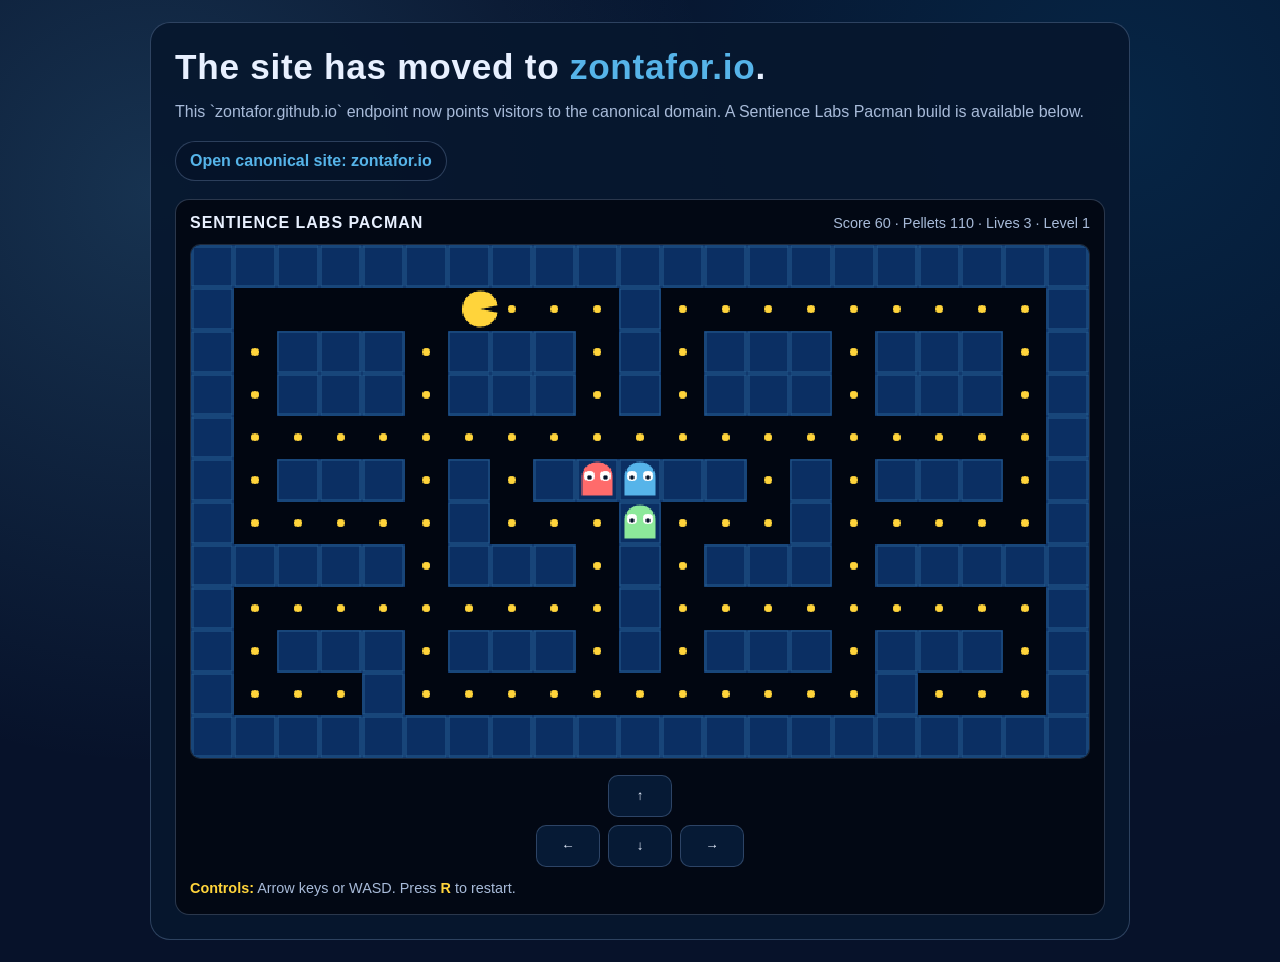
<file: index.html>
<!doctype html>
<html lang="en">
  <head>
    <meta charset="utf-8" />
    <meta name="viewport" content="width=device-width, initial-scale=1" />
    <title>Zontafor | Site Moved</title>
    <meta name="description" content="The canonical Zontafor site has moved to zontafor.io. Sentience Labs Pacman is available below." />
    <link rel="canonical" href="https://zontafor.io/" />
    <style>
      :root {
        color-scheme: dark;
        --bg: #07122a;
        --panel: rgba(7, 23, 46, 0.92);
        --line: rgba(166, 205, 255, 0.24);
        --text: #e8f0ff;
        --muted: #a8bbd9;
        --accent: #56b4e9;
        --gold: #ffd43b;
      }
      * {
        box-sizing: border-box;
      }
      body {
        margin: 0;
        min-height: 100vh;
        display: grid;
        place-items: center;
        background:
          radial-gradient(circle at 12% 20%, rgba(86, 180, 233, 0.2), transparent 42%),
          radial-gradient(circle at 88% 12%, rgba(0, 114, 178, 0.2), transparent 45%),
          var(--bg);
        color: var(--text);
        font-family: Montserrat, -apple-system, BlinkMacSystemFont, "Segoe UI", sans-serif;
        padding: 22px;
      }
      main {
        width: min(980px, 96vw);
        border: 1px solid var(--line);
        border-radius: 20px;
        background: var(--panel);
        padding: 24px;
      }
      h1 {
        margin: 0;
        font-size: clamp(1.35rem, 3.6vw, 2.2rem);
        letter-spacing: 0.02em;
      }
      p {
        margin: 12px 0 0;
        color: var(--muted);
        line-height: 1.6;
      }
      a {
        color: var(--accent);
        font-weight: 700;
        text-decoration: none;
      }
      a:hover {
        text-decoration: underline;
      }
      .cta {
        margin-top: 16px;
      }
      .cta a {
        display: inline-flex;
        align-items: center;
        border: 1px solid var(--line);
        border-radius: 999px;
        padding: 10px 14px;
        background: rgba(6, 19, 40, 0.88);
      }
      .frame {
        margin-top: 18px;
        border: 1px solid var(--line);
        border-radius: 14px;
        background: #020814;
        padding: 14px;
      }
      .frame-head {
        display: flex;
        align-items: center;
        justify-content: space-between;
        gap: 12px;
        flex-wrap: wrap;
      }
      .frame-head h2 {
        margin: 0;
        font-size: 1rem;
        letter-spacing: 0.06em;
        text-transform: uppercase;
      }
      .stats {
        color: var(--muted);
        font-size: 0.9rem;
      }
      canvas {
        margin-top: 12px;
        width: 100%;
        height: auto;
        max-height: 68vh;
        border: 1px solid rgba(166, 205, 255, 0.18);
        border-radius: 10px;
        background: #010611;
        image-rendering: pixelated;
      }
      .controls {
        margin-top: 12px;
        display: grid;
        grid-template-columns: repeat(3, minmax(54px, 64px));
        gap: 8px;
        justify-content: center;
      }
      .controls button {
        height: 42px;
        border: 1px solid var(--line);
        border-radius: 10px;
        background: rgba(8, 30, 60, 0.86);
        color: var(--text);
        font-weight: 700;
        cursor: pointer;
      }
      .controls button:active {
        transform: scale(0.98);
      }
      .hint {
        margin-top: 10px;
        font-size: 0.9rem;
      }
      .hint strong {
        color: var(--gold);
      }
    </style>
  </head>
  <body>
    <main>
      <h1>The site has moved to <a href="https://zontafor.io/">zontafor.io</a>.</h1>
      <p>
        This `zontafor.github.io` endpoint now points visitors to the canonical domain. A Sentience Labs Pacman build is available below.
      </p>
      <div class="cta">
        <a href="https://zontafor.io/">Open canonical site: zontafor.io</a>
      </div>

      <section class="frame" aria-label="Sentience Labs Pacman">
        <div class="frame-head">
          <h2>Sentience Labs Pacman</h2>
          <div class="stats" id="stats">Score 0 · Pellets 0 · Lives 3 · Level 1</div>
        </div>
        <canvas id="game" width="672" height="384" aria-label="Pacman game canvas"></canvas>

        <div class="controls" aria-label="Touch controls">
          <span></span>
          <button data-dir="up" type="button">↑</button>
          <span></span>
          <button data-dir="left" type="button">←</button>
          <button data-dir="down" type="button">↓</button>
          <button data-dir="right" type="button">→</button>
        </div>
        <p class="hint"><strong>Controls:</strong> Arrow keys or WASD. Press <strong>R</strong> to restart.</p>
      </section>
    </main>

    <script>
      (function () {
        const canvas = document.getElementById("game");
        const ctx = canvas.getContext("2d");
        const stats = document.getElementById("stats");
        const TILE = 32;
        const MAZE = [
          "#####################",
          "#.........#.........#",
          "#.###.###.#.###.###.#",
          "#o###.###.#.###.###o#",
          "#...................#",
          "#.###.#.#####.#.###.#",
          "#.....#...#...#.....#",
          "#####.###.#.###.#####",
          "#.........#.........#",
          "#.###.###.#.###.###.#",
          "#o..#...........#..o#",
          "#####################"
        ];
        const WIDTH = MAZE[0].length;
        const HEIGHT = MAZE.length;

        const DIRS = {
          up: { x: 0, y: -1 },
          down: { x: 0, y: 1 },
          left: { x: -1, y: 0 },
          right: { x: 1, y: 0 }
        };

        function key(x, y) {
          return x + "," + y;
        }

        function isWall(x, y) {
          if (x < 0 || y < 0 || x >= WIDTH || y >= HEIGHT) return true;
          return MAZE[y][x] === "#";
        }

        function canMove(px, py, radius) {
          const r = radius || 0.34;
          return !(
            isWall(Math.floor(px - r), Math.floor(py - r)) ||
            isWall(Math.floor(px + r), Math.floor(py - r)) ||
            isWall(Math.floor(px - r), Math.floor(py + r)) ||
            isWall(Math.floor(px + r), Math.floor(py + r))
          );
        }

        function randomChoice(arr) {
          return arr[Math.floor(Math.random() * arr.length)] || arr[0];
        }

        function openDirections(x, y) {
          const out = [];
          for (const name of ["up", "down", "left", "right"]) {
            const d = DIRS[name];
            if (canMove(x + d.x * 0.42, y + d.y * 0.42)) out.push(d);
          }
          return out;
        }

        function sameDir(a, b) {
          return a && b && a.x === b.x && a.y === b.y;
        }

        function reverseDir(d) {
          return { x: -d.x, y: -d.y };
        }

        function createPellets() {
          const set = new Set();
          for (let y = 0; y < HEIGHT; y += 1) {
            for (let x = 0; x < WIDTH; x += 1) {
              if (MAZE[y][x] === "." || MAZE[y][x] === "o") set.add(key(x, y));
            }
          }
          return set;
        }

        function createState() {
          return {
            player: {
              x: 1.5,
              y: 1.5,
              dir: { x: 1, y: 0 },
              next: { x: 1, y: 0 },
              speed: 4.5
            },
            ghosts: [
              { x: 10.5, y: 5.5, dir: { x: -1, y: 0 }, speed: 3.4, color: "#56b4e9" },
              { x: 9.5, y: 5.5, dir: { x: 1, y: 0 }, speed: 3.2, color: "#ff6b6b" },
              { x: 10.5, y: 6.5, dir: { x: 0, y: -1 }, speed: 3.0, color: "#8ce99a" }
            ],
            pellets: createPellets(),
            score: 0,
            lives: 3,
            level: 1,
            elapsed: 0,
            paused: false,
            gameOver: false
          };
        }

        let state = createState();
        const pressed = new Set();
        let prev = performance.now();

        function setDirection(name) {
          const d = DIRS[name];
          if (!d) return;
          state.player.next = { x: d.x, y: d.y };
        }

        function resetPositions() {
          state.player.x = 1.5;
          state.player.y = 1.5;
          state.player.dir = { x: 1, y: 0 };
          state.player.next = { x: 1, y: 0 };
          const ghostSpawns = [
            [10.5, 5.5],
            [9.5, 5.5],
            [10.5, 6.5]
          ];
          state.ghosts.forEach((g, i) => {
            g.x = ghostSpawns[i][0];
            g.y = ghostSpawns[i][1];
            g.dir = randomChoice(Object.values(DIRS));
          });
        }

        function updateStats() {
          stats.textContent = "Score " + state.score + " · Pellets " + state.pellets.size + " · Lives " + state.lives + " · Level " + state.level;
        }

        function consumePellet() {
          const cx = Math.floor(state.player.x);
          const cy = Math.floor(state.player.y);
          const k = key(cx, cy);
          if (state.pellets.has(k)) {
            state.pellets.delete(k);
            state.score += 10;
          }
          if (state.pellets.size === 0) {
            state.level += 1;
            state.player.speed = Math.min(6.2, state.player.speed + 0.2);
            state.ghosts.forEach((g) => (g.speed = Math.min(5.4, g.speed + 0.15)));
            state.pellets = createPellets();
            resetPositions();
          }
        }

        function updatePlayer(dt) {
          const desired = state.player.next;
          if (canMove(state.player.x + desired.x * 0.42, state.player.y + desired.y * 0.42)) {
            state.player.dir = desired;
          }

          const nx = state.player.x + state.player.dir.x * state.player.speed * dt;
          const ny = state.player.y + state.player.dir.y * state.player.speed * dt;
          if (canMove(nx, ny)) {
            state.player.x = nx;
            state.player.y = ny;
          }

          if (state.player.x < 0.5) state.player.x = WIDTH - 1.5;
          if (state.player.x > WIDTH - 0.5) state.player.x = 1.5;

          consumePellet();
        }

        function updateGhosts(dt) {
          for (const g of state.ghosts) {
            const options = openDirections(g.x, g.y);
            if (options.length) {
              const reverse = reverseDir(g.dir);
              const nonReverse = options.filter((d) => !sameDir(d, reverse));
              const pool = nonReverse.length ? nonReverse : options;
              const nearCenter = Math.abs(g.x - Math.round(g.x)) < 0.1 && Math.abs(g.y - Math.round(g.y)) < 0.1;
              if (nearCenter && Math.random() < 0.18) {
                g.dir = randomChoice(pool);
              }
              if (!canMove(g.x + g.dir.x * 0.42, g.y + g.dir.y * 0.42)) {
                g.dir = randomChoice(pool);
              }
            }

            const nx = g.x + g.dir.x * g.speed * dt;
            const ny = g.y + g.dir.y * g.speed * dt;
            if (canMove(nx, ny)) {
              g.x = nx;
              g.y = ny;
            }
          }
        }

        function checkCollisions() {
          for (const g of state.ghosts) {
            const dx = state.player.x - g.x;
            const dy = state.player.y - g.y;
            if (Math.hypot(dx, dy) < 0.52) {
              state.lives -= 1;
              if (state.lives <= 0) {
                state.gameOver = true;
                state.paused = true;
              } else {
                resetPositions();
              }
              return;
            }
          }
        }

        function drawMaze() {
          for (let y = 0; y < HEIGHT; y += 1) {
            for (let x = 0; x < WIDTH; x += 1) {
              const tx = x * TILE;
              const ty = y * TILE;
              if (MAZE[y][x] === "#") {
                ctx.fillStyle = "#0b2f63";
                ctx.fillRect(tx, ty, TILE, TILE);
                ctx.strokeStyle = "rgba(86,180,233,0.35)";
                ctx.strokeRect(tx + 1, ty + 1, TILE - 2, TILE - 2);
              }
            }
          }

          ctx.fillStyle = "#ffd43b";
          for (const p of state.pellets) {
            const [x, y] = p.split(",").map(Number);
            ctx.beginPath();
            ctx.arc(x * TILE + TILE / 2, y * TILE + TILE / 2, 3, 0, Math.PI * 2);
            ctx.fill();
          }
        }

        function drawPlayer() {
          const px = state.player.x * TILE;
          const py = state.player.y * TILE;
          const angle = 0.32 + Math.sin(state.elapsed * 10) * 0.14;
          const dir = state.player.dir;
          let heading = 0;
          if (dir.x < 0) heading = Math.PI;
          if (dir.y > 0) heading = Math.PI / 2;
          if (dir.y < 0) heading = -Math.PI / 2;

          ctx.fillStyle = "#ffd43b";
          ctx.beginPath();
          ctx.moveTo(px, py);
          ctx.arc(px, py, TILE * 0.42, heading + angle, heading - angle + Math.PI * 2, false);
          ctx.closePath();
          ctx.fill();
        }

        function drawGhosts() {
          for (const g of state.ghosts) {
            const gx = g.x * TILE;
            const gy = g.y * TILE;
            const r = TILE * 0.36;
            ctx.fillStyle = g.color;
            ctx.beginPath();
            ctx.arc(gx, gy - 2, r, Math.PI, 0);
            ctx.lineTo(gx + r, gy + r);
            ctx.lineTo(gx - r, gy + r);
            ctx.closePath();
            ctx.fill();

            ctx.fillStyle = "#ffffff";
            ctx.beginPath();
            ctx.arc(gx - 6, gy - 3, 4, 0, Math.PI * 2);
            ctx.arc(gx + 6, gy - 3, 4, 0, Math.PI * 2);
            ctx.fill();
            ctx.fillStyle = "#031329";
            ctx.beginPath();
            ctx.arc(gx - 6, gy - 2, 1.8, 0, Math.PI * 2);
            ctx.arc(gx + 6, gy - 2, 1.8, 0, Math.PI * 2);
            ctx.fill();
          }
        }

        function drawOverlay() {
          if (!state.paused && !state.gameOver) return;
          ctx.fillStyle = "rgba(1,8,20,0.62)";
          ctx.fillRect(0, 0, canvas.width, canvas.height);
          ctx.fillStyle = "#e8f0ff";
          ctx.textAlign = "center";
          ctx.font = "700 34px Montserrat";
          ctx.fillText(state.gameOver ? "Game Over" : "Paused", canvas.width / 2, canvas.height / 2 - 8);
          ctx.font = "600 16px Montserrat";
          ctx.fillText(state.gameOver ? "Press R to restart" : "Press Space to resume", canvas.width / 2, canvas.height / 2 + 24);
        }

        function loop(now) {
          const dt = Math.min((now - prev) / 1000, 0.05);
          prev = now;
          state.elapsed += dt;

          if (!state.paused && !state.gameOver) {
            updatePlayer(dt);
            updateGhosts(dt);
            checkCollisions();
          }

          ctx.clearRect(0, 0, canvas.width, canvas.height);
          drawMaze();
          drawPlayer();
          drawGhosts();
          drawOverlay();
          updateStats();
          requestAnimationFrame(loop);
        }

        window.addEventListener("keydown", (event) => {
          const k = event.key.toLowerCase();
          if (k === "arrowup" || k === "w") setDirection("up");
          if (k === "arrowdown" || k === "s") setDirection("down");
          if (k === "arrowleft" || k === "a") setDirection("left");
          if (k === "arrowright" || k === "d") setDirection("right");
          if (k === " ") state.paused = !state.paused;
          if (k === "r") state = createState();
        });

        for (const button of document.querySelectorAll("[data-dir]")) {
          button.addEventListener("click", () => setDirection(button.getAttribute("data-dir")));
        }

        updateStats();
        requestAnimationFrame(loop);
      })();
    </script>
  </body>
</html>
</file>
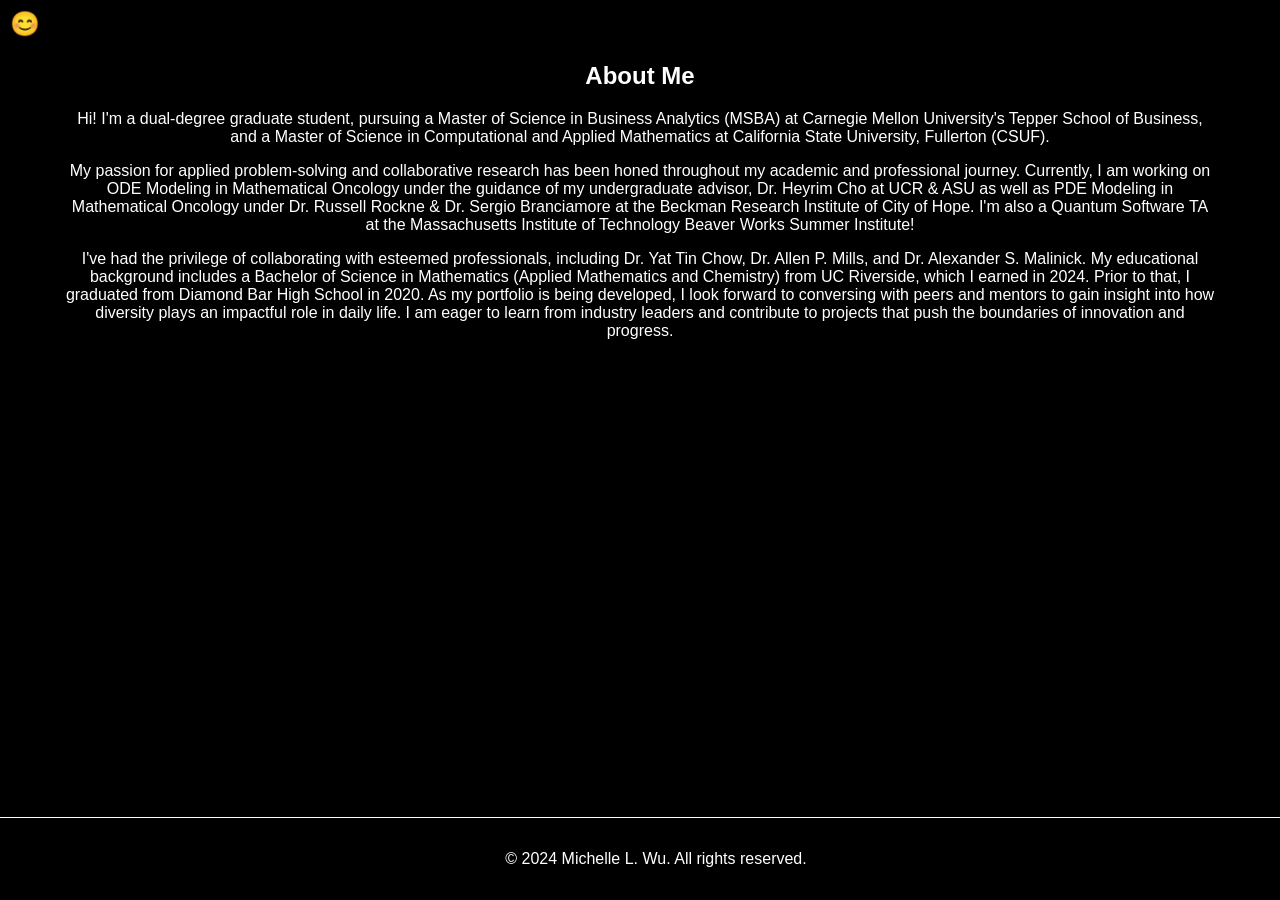
<file: about.html>
<!DOCTYPE html>
<html lang="en">
<head>
    <meta charset="UTF-8">
    <meta name="viewport" content="width=device-width, initial-scale=1.0">
    <title>About</title>
    <link rel="stylesheet" href="style.css">
</head>
<body>
    <div class="menu-toggle" id="menu-toggle">😊</div>
    <nav id="sidebar">
        <ul>
            <li><a href="index.html">Home</a></li>
            <li><a href="about.html">About</a></li>
            <li><a href="contact.html">Contact</a></li>
        </ul>
    </nav>

    <main id="about">
        <section class="content">
            <h1>About Me</h1>
            <p>Hi! I'm a dual-degree graduate student, pursuing a Master of Science in Business Analytics (MSBA) at Carnegie Mellon University's Tepper School of Business, and a Master of Science in Computational and Applied Mathematics at California State University, Fullerton (CSUF).</p>
            <p>My passion for applied problem-solving and collaborative research has been honed throughout my academic and professional journey. Currently, I am working on ODE Modeling in Mathematical Oncology under the guidance of my undergraduate advisor, Dr. Heyrim Cho at UCR & ASU as well as PDE Modeling in Mathematical Oncology under Dr. Russell Rockne & Dr. Sergio Branciamore at the Beckman Research Institute of City of Hope. I'm also a Quantum Software TA at the Massachusetts Institute of Technology Beaver Works Summer Institute! </p>
            <p>I've had the privilege of collaborating with esteemed professionals, including Dr. Yat Tin Chow, Dr. Allen P. Mills, and Dr. Alexander S. Malinick. My educational background includes a Bachelor of Science in Mathematics (Applied Mathematics and Chemistry) from UC Riverside, which I earned in 2024. Prior to that, I graduated from Diamond Bar High School in 2020. As my portfolio is being developed, I look forward to conversing with peers and mentors to gain insight into how diversity plays an impactful role in daily life. I am eager to learn from industry leaders and contribute to projects that push the boundaries of innovation and progress. </p>
        </section>
    </main>

    <footer>
        <p>© 2024 Michelle L. Wu. All rights reserved.</p>
    </footer>

    <script src="script.js"></script>
</body>
</html>
</file>
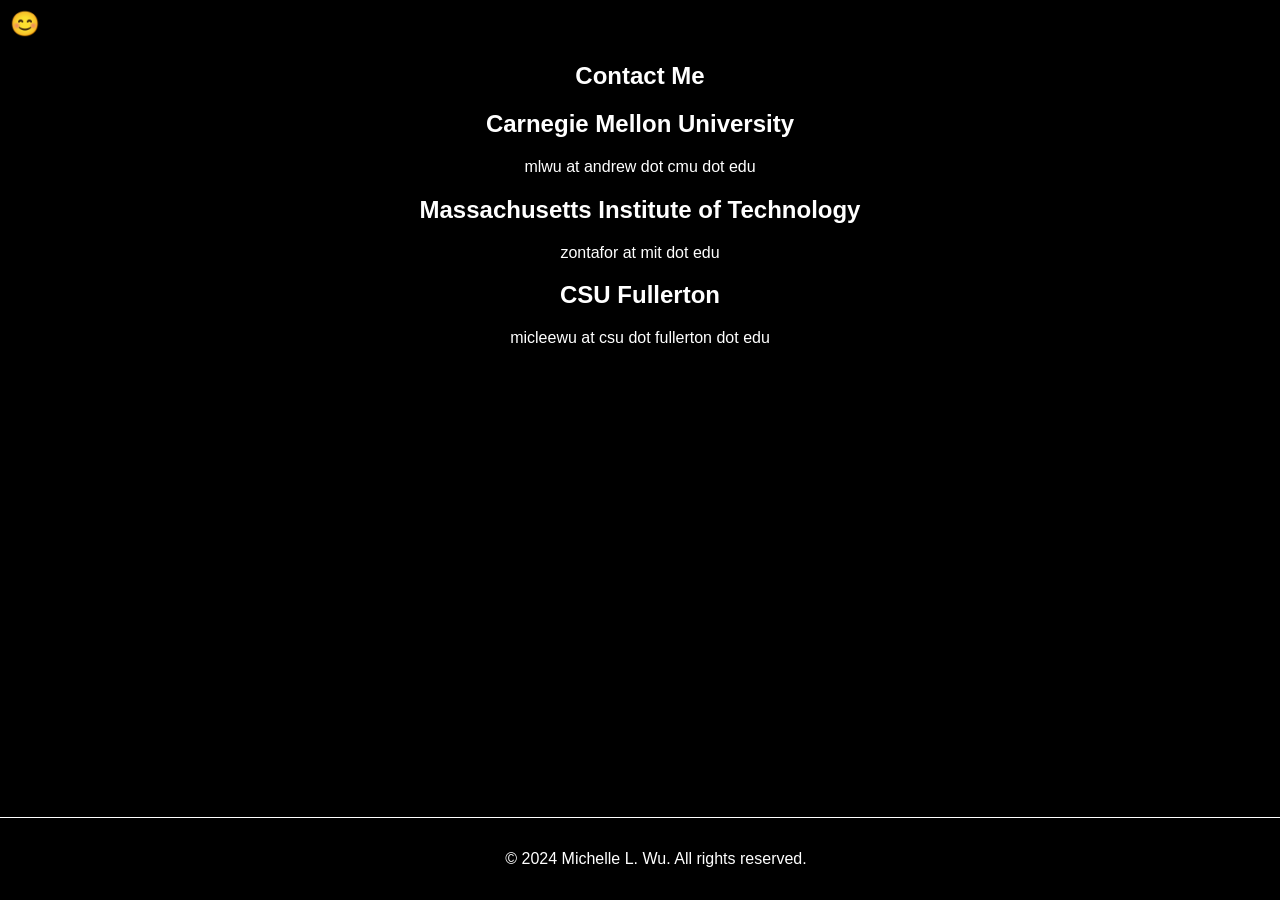
<file: contact.html>
<!DOCTYPE html>
<html lang="en">
<head>
    <meta charset="UTF-8">
    <meta name="viewport" content="width=device-width, initial-scale=1.0">
    <title>Contact</title>
    <link rel="stylesheet" href="style.css">
</head>
<body>
    <div class="menu-toggle" id="menu-toggle">😊</div>
    <nav id="sidebar">
        <ul>
            <li><a href="index.html">Home</a></li>
            <li><a href="about.html">About</a></li>
            <li><a href="contact.html">Contact</a></li>
        </ul>
    </nav>

    <main id="contact">
        <section class="content">
            <h1>Contact Me</h1>
            <h2>Carnegie Mellon University</h2>
            <p>mlwu at andrew dot cmu dot edu</p>
            <h2>Massachusetts Institute of Technology</h2>
            <p>zontafor at mit dot edu</p>
            <h2>CSU Fullerton</h2>
            <p>micleewu at csu dot fullerton dot edu</p>
        </section>
    </main>

    <footer>
        <p>© 2024 Michelle L. Wu. All rights reserved.</p>
    </footer>

    <script src="script.js"></script>
</body>
</html>
</file>
<file: style.css>
body {
    font-family: Arial, sans-serif;
    margin: 0;
    padding: 0;
    box-sizing: border-box;
    overflow-x: hidden; /* Prevent horizontal scroll when sidebar is open */
    scroll-behavior: smooth; /* Enable smooth scrolling */
    min-height: 100vh; /* Ensure body takes full viewport height */
    display: flex;
    flex-direction: column;
    background: #000;
    color: white;
    position: relative;
    overflow: hidden;
}

@keyframes flow {
    0% { transform: translateY(0); }
    100% { transform: translateY(-100%); }
}

.animated-background {
    position: absolute;
    top: 0;
    left: 0;
    width: 100%;
    height: 200%;
    background: linear-gradient(0deg, rgba(20,20,20,0.3), rgba(40,40,40,0.7), rgba(20,20,20,0.3));
    background-size: 100% 50%;
    animation: flow 10s linear infinite;
    z-index: -1;
    filter: blur(10px); /* Adds depth and wave-like features */
}

.menu-toggle {
    position: absolute;
    top: 10px;
    left: 10px;
    cursor: pointer;
    font-size: 24px;
    color: #fff;
}

#sidebar {
    position: fixed;
    left: -250px;
    top: 0;
    width: 250px;
    height: 100%;
    background-color: rgba(0, 0, 0, 0.8); /* Semi-transparent background */
    transition: left 0.3s;
    padding-top: 60px;
    z-index: 1000;
}

#sidebar ul {
    list-style-type: none;
    padding: 0;
    margin: 0;
    background-color: transparent; /* Fully transparent background */
}

#sidebar ul li {
    padding: 10px 15px;
    background-color: transparent; /* Fully transparent background */
}

#sidebar ul li a {
    color: white; /* White text color */
    text-decoration: none;
    display: block;
}

#sidebar ul li a:hover {
    text-decoration: underline;
}

#sidebar.active {
    left: 0;
}

.banner-image {
    width: 35%; /* 65% smaller */
    height: auto;
    display: block;
    margin: 0 auto 10px auto; /* Center the image and reduce bottom margin */
}

main {
    display: flex;
    flex-direction: column;
    align-items: center; /* Center align items horizontally */
    padding: 2rem;
    margin-top: 10px; /* Space between the image and the main content */
    flex: 1;
    z-index: 1; /* Ensure main content is above animated background */
}

.content {
    text-align: center;
    margin-top: 0; /* Remove top margin */
    padding-top: 0; /* Remove top padding */
}

section {
    padding: 2rem;
    margin: 2rem 0;
    z-index: 1; /* Ensure sections are above animated background */
}

.achievement-list {
    text-align: left; /* Left align the list */
}

footer {
    background-color: transparent; /* Fully transparent background */
    color: white;
    text-align: center;
    padding: 1rem;
    width: 100%; /* Full width */
    border-top: 1px solid white; /* Line above the footer */
    position: static; /* Static position */
}
</file>
